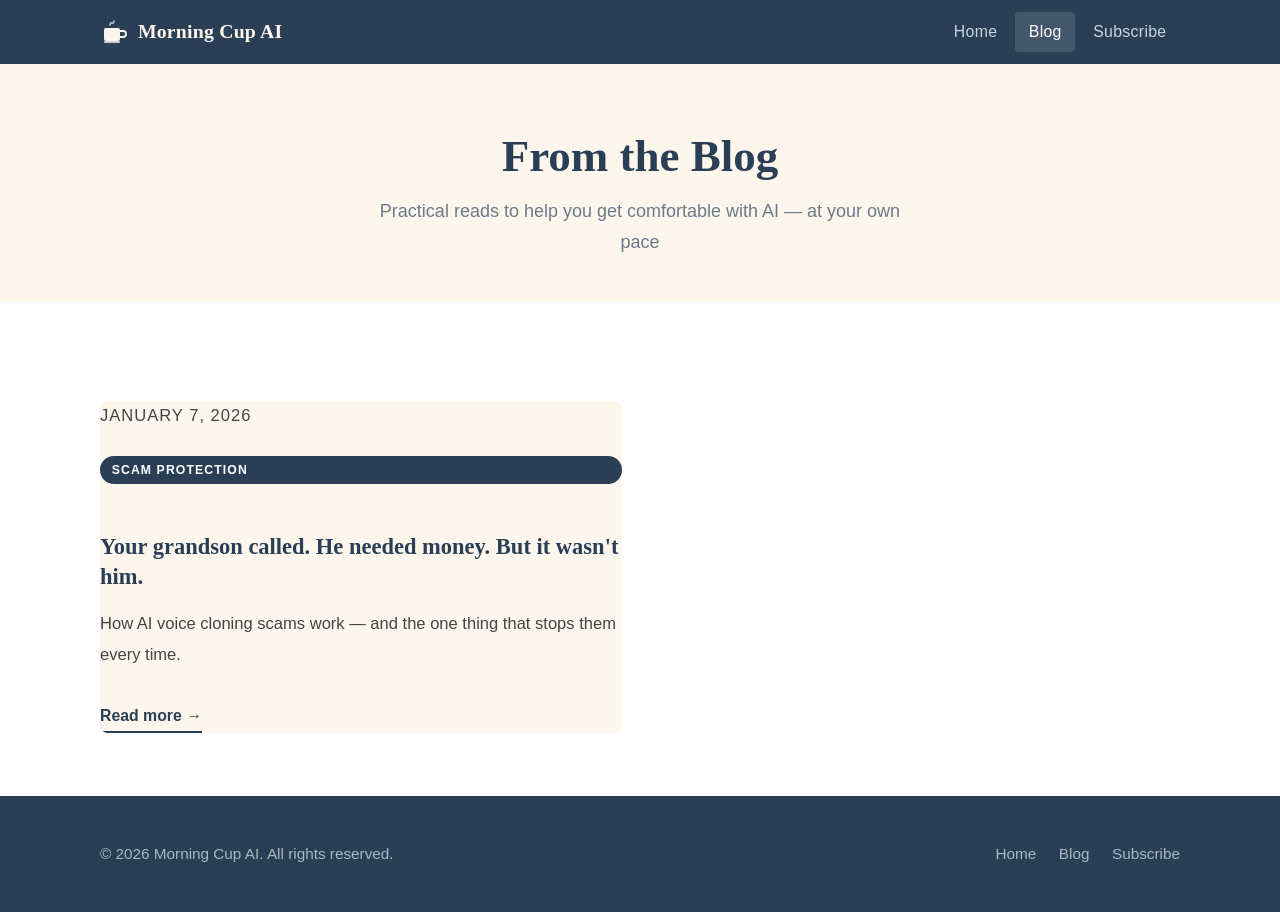
<file: blog.html>
<!DOCTYPE html>
<html lang="en">
<head>
  <meta charset="UTF-8" />
  <meta name="viewport" content="width=device-width, initial-scale=1.0" />
  <title>Blog — Morning Cup AI</title>
  <meta name="description" content="Plain-English articles about using AI in real life — written for adults who want practical guidance without the tech hype." />
  <link rel="stylesheet" href="style.css" />
</head>
<body>

  <!-- NAV -->
  <nav class="site-nav" aria-label="Main navigation">
    <div class="nav-inner">
      <a href="index.html" class="nav-brand" aria-label="Morning Cup AI home">
        <svg width="28" height="28" viewBox="0 0 28 28" fill="none" aria-hidden="true" xmlns="http://www.w3.org/2000/svg">
          <rect x="4" y="10" width="16" height="13" rx="2" fill="#FDF6EC" />
          <path d="M20 13h3a3 3 0 0 1 0 6h-3" stroke="#FDF6EC" stroke-width="1.8" fill="none" stroke-linecap="round"/>
          <rect x="4" y="23" width="16" height="2" rx="1" fill="#C8D4DF" />
          <path d="M10 7 Q10.5 4 12 5 Q13.5 6 14 3" stroke="#C8D4DF" stroke-width="1.5" fill="none" stroke-linecap="round"/>
        </svg>
        Morning Cup AI
      </a>
      <ul class="nav-links">
        <li><a href="index.html">Home</a></li>
        <li><a href="blog.html" class="active">Blog</a></li>
        <li><a href="subscribe.html">Subscribe</a></li>
      </ul>
    </div>
  </nav>

  <!-- PAGE HEADER -->
  <header class="page-header">
    <h1>From the Blog</h1>
    <p>Practical reads to help you get comfortable with AI — at your own pace</p>
  </header>

  <!-- BLOG GRID -->
  <main class="blog-section">
    <div class="blog-inner">
      <div class="blog-grid">

        <!-- Post: Voice Cloning Scam -->
        <article class="blog-card">
          <p class="blog-card-date">January 7, 2026</p>
          <span class="blog-card-pillar">Scam Protection</span>
          <h2>Your grandson called. He needed money. But it wasn't him.</h2>
          <p>How AI voice cloning scams work — and the one thing that stops them every time.</p>
          <a href="voice-cloning-scam.html" class="read-more">Read more &rarr;</a>
        </article>

      </div>
    </div>
  </main>

  <!-- FOOTER -->
  <footer class="site-footer">
    <div class="footer-inner">
      <span class="footer-copy">&copy; 2026 Morning Cup AI. All rights reserved.</span>
      <ul class="footer-links">
        <li><a href="index.html">Home</a></li>
        <li><a href="blog.html">Blog</a></li>
        <li><a href="subscribe.html">Subscribe</a></li>
      </ul>
    </div>
  </footer>

</body>
</html>
</file>
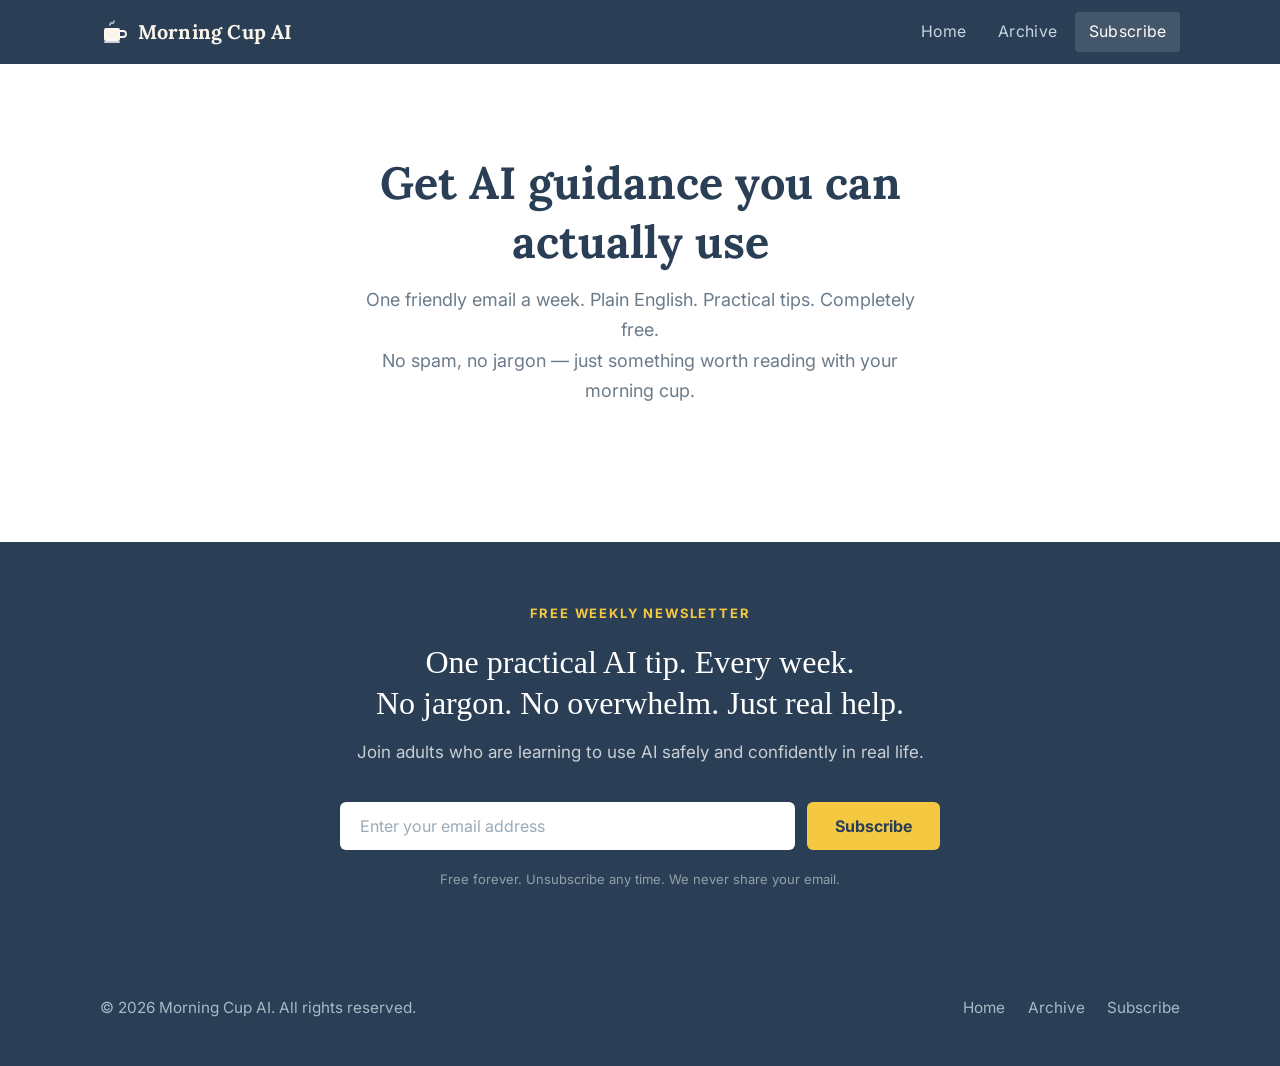
<file: subscribe.html>
<!DOCTYPE html>
<html lang="en">
<head>
  <meta charset="UTF-8" />
  <link rel="icon" href="/favicon.svg" type="image/svg+xml">
  <link rel="apple-touch-icon" href="/apple-touch-icon.svg">
  <meta name="viewport" content="width=device-width, initial-scale=1.0" />
  <title>Subscribe — Morning Cup AI</title>
  <meta name="description" content="Sign up for Morning Cup AI — free weekly tips helping adults 55+ use AI confidently in real life." />
  <link rel="preconnect" href="https://fonts.googleapis.com" />
  <link rel="preconnect" href="https://fonts.gstatic.com" crossorigin />
  <link href="https://fonts.googleapis.com/css2?family=Lora:ital,wght@0,400;0,600;0,700;1,400&family=Inter:wght@400;500;600&display=swap" rel="stylesheet" />
  <link rel="stylesheet" href="style.css" />
</head>
<body>

  <!-- NAV -->
  <nav class="site-nav" aria-label="Main navigation">
    <div class="nav-inner">
      <a href="/home" class="nav-brand" aria-label="Morning Cup AI home">
        <svg width="28" height="28" viewBox="0 0 28 28" fill="none" aria-hidden="true" xmlns="http://www.w3.org/2000/svg">
          <rect x="4" y="10" width="16" height="13" rx="2" fill="#FDF6EC" />
          <path d="M20 13h3a3 3 0 0 1 0 6h-3" stroke="#FDF6EC" stroke-width="1.8" fill="none" stroke-linecap="round"/>
          <rect x="4" y="23" width="16" height="2" rx="1" fill="#C8D4DF" />
          <path d="M10 7 Q10.5 4 12 5 Q13.5 6 14 3" stroke="#C8D4DF" stroke-width="1.5" fill="none" stroke-linecap="round"/>
        </svg>
        Morning Cup AI
      </a>
      <ul class="nav-links">
        <li><a href="/home">Home</a></li>
        <li><a href="archive.html">Archive</a></li>
        <li><a href="subscribe.html" class="active">Subscribe</a></li>
      </ul>
    </div>
  </nav>

  <!-- SUBSCRIBE SECTION -->
  <main class="subscribe-section">
    <div class="subscribe-inner">
      <h1>Get AI guidance you can actually use</h1>
      <p class="sub-tagline">One friendly email a week. Plain English. Practical tips. Completely free.<br>No spam, no jargon — just something worth reading with your morning cup.</p>

      <div class="subscribe-form">
        <script async src="https://subscribe-forms.beehiiv.com/v3/loader.js" data-beehiiv-form="33f11184-4187-438a-ae10-380ac4d7e57f"></script>
      </div>

    </div>
  </main>

  <!-- SUBSCRIBE CTA -->
  <section class="subscribe-cta">
    <div class="subscribe-cta-inner">
      <span class="subscribe-cta-eyebrow">Free Weekly Newsletter</span>
      <h2>One practical AI tip. Every week.<br>No jargon. No overwhelm. Just real help.</h2>
      <p class="subscribe-cta-sub">Join adults who are learning to use AI safely and confidently in real life.</p>
      <form class="subscribe-cta-form" action="subscribe.html">
        <input type="email" name="email" placeholder="Enter your email address" required>
        <button type="submit">Subscribe</button>
      </form>
      <p class="subscribe-cta-fine">Free forever. Unsubscribe any time. We never share your email.</p>
    </div>
  </section>

  <!-- FOOTER -->
  <footer class="site-footer">
    <div class="footer-inner">
      <span class="footer-copy">&copy; 2026 Morning Cup AI. All rights reserved.</span>
      <ul class="footer-links">
        <li><a href="/home">Home</a></li>
        <li><a href="archive.html">Archive</a></li>
        <li><a href="subscribe.html">Subscribe</a></li>
      </ul>
    </div>
  </footer>

  <script src="nav.js"></script>
</body>
</html>
</file>
<file: style.css>
/* ===========================
   Morning Cup AI — style.css
   =========================== */

:root {
  --navy:  #2A3F55;
  --cream: #FDF6EC;
  --slate: #6B7B8A;
  --white: #FFFFFF;
  --text:  #222222;
  --border: #D8D0C4;
  --radius: 8px;
  --max-w: 1080px;
}

*, *::before, *::after {
  box-sizing: border-box;
  margin: 0;
  padding: 0;
}

html {
  font-size: 18px;
  scroll-behavior: smooth;
}

body {
  font-family: "Inter", -apple-system, BlinkMacSystemFont, "Segoe UI", sans-serif;
  color: var(--text);
  background: var(--white);
  line-height: 1.7;
}

h1, h2, h3, h4 {
  font-family: "Lora", Georgia, serif;
  color: var(--navy);
  line-height: 1.3;
}

a {
  color: var(--navy);
  text-decoration: underline;
  text-underline-offset: 3px;
}

a:hover {
  color: var(--slate);
}

img {
  max-width: 100%;
  display: block;
}

/* ===========================
   NAV
   =========================== */

.site-nav {
  background: var(--navy);
  padding: 0 1.5rem;
  position: sticky;
  top: 0;
  z-index: 100;
  box-shadow: none;
  transition: box-shadow 0.25s ease;
}

.site-nav.nav-scrolled {
  box-shadow: 0 2px 12px rgba(0,0,0,0.25);
}

.nav-inner {
  max-width: var(--max-w);
  margin: 0 auto;
  display: flex;
  align-items: center;
  justify-content: space-between;
  height: 64px;
  gap: 1rem;
}

.nav-brand {
  display: flex;
  align-items: center;
  gap: 0.55rem;
  text-decoration: none;
  color: var(--cream);
  font-family: "Lora", Georgia, serif;
  font-size: 1.1rem;
  font-weight: bold;
  letter-spacing: 0.01em;
  white-space: nowrap;
  flex-shrink: 0;
}

.nav-brand:hover {
  color: var(--white);
}

.nav-brand svg {
  flex-shrink: 0;
}

.nav-links {
  display: flex;
  align-items: center;
  gap: 0.25rem;
  list-style: none;
}

.nav-links a {
  display: block;
  color: #C8D4DF;
  text-decoration: none;
  font-size: 0.88rem;
  padding: 0.35rem 0.75rem;
  border-radius: 4px;
  letter-spacing: 0.02em;
  transition: background 0.15s, color 0.15s;
}

.nav-links a:hover,
.nav-links a.active {
  background: rgba(255,255,255,0.12);
  color: var(--white);
}

/* ===========================
   HERO
   =========================== */

.hero {
  background: var(--cream);
  padding: 4rem 1.5rem 3rem;
  text-align: center;
}

.hero-inner {
  max-width: 740px;
  margin: 0 auto;
}

.hero-icon {
  display: block;
  margin: 0 auto 1.5rem;
}

.hero h1 {
  font-size: clamp(1.8rem, 4vw, 2.8rem);
  margin-bottom: 1.2rem;
  color: var(--navy);
}

.hero-sub {
  font-size: 1.05rem;
  color: var(--slate);
  max-width: 560px;
  margin: 0 auto 1.75rem;
}

.hero-fine {
  font-size: 0.8rem;
  color: var(--slate);
  margin-top: 0.75rem;
}

.wave-divider {
  background: var(--cream);
  line-height: 0;
  margin-bottom: -1px;
}

.wave-divider svg {
  width: 100%;
  height: 48px;
  display: block;
}

.btn {
  display: inline-block;
  background: var(--navy);
  color: var(--white);
  text-decoration: none;
  font-size: 0.95rem;
  padding: 0.75rem 1.8rem;
  border-radius: var(--radius);
  letter-spacing: 0.02em;
  transition: background 0.15s, transform 0.1s;
}

.btn:hover {
  background: var(--slate);
  color: var(--white);
  transform: translateY(-1px);
}

.btn-outline {
  background: transparent;
  border: 2px solid var(--navy);
  color: var(--navy);
}

.btn-outline:hover {
  background: var(--navy);
  color: var(--white);
}

/* ===========================
   BENEFITS SECTION
   =========================== */

.benefits {
  padding: 4rem 1.5rem;
  background: var(--white);
}

.benefits-inner {
  max-width: var(--max-w);
  margin: 0 auto;
}

.section-label {
  text-align: center;
  font-size: 0.8rem;
  text-transform: uppercase;
  letter-spacing: 0.1em;
  color: var(--slate);
  margin-bottom: 0.5rem;
}

.section-title {
  text-align: center;
  font-size: clamp(1.4rem, 3vw, 2rem);
  margin-bottom: 2.5rem;
}

.benefits-grid {
  display: grid;
  grid-template-columns: repeat(3, 1fr);
  gap: 2rem;
}

.benefit-card {
  background: var(--cream);
  border-radius: var(--radius);
  padding: 2rem 1.5rem;
  text-align: center;
}

.benefit-icon {
  font-size: 2rem;
  margin-bottom: 0.8rem;
}

.benefit-card h3 {
  font-size: 1.15rem;
  margin-bottom: 0.6rem;
}

.benefit-card p {
  font-size: 0.92rem;
  color: var(--slate);
  line-height: 1.6;
}

/* ===========================
   SIGNUP / EMBED SECTION
   =========================== */

.signup-section {
  background: var(--cream);
  padding: 4rem 1.5rem;
  text-align: center;
}

.signup-inner {
  max-width: 620px;
  margin: 0 auto;
}

.signup-section h2 {
  font-size: clamp(1.4rem, 3vw, 2rem);
  margin-bottom: 0.75rem;
}

.signup-section p {
  color: var(--slate);
  margin-bottom: 2rem;
}

.subscribe-form {
  max-width: 480px;
  margin: 0 auto;
}


/* ===========================
   FOOTER
   =========================== */

.site-footer {
  background: var(--navy);
  color: #A8B8C4;
  padding: 2.5rem 1.5rem;
  font-size: 0.85rem;
}

.footer-inner {
  max-width: var(--max-w);
  margin: 0 auto;
  display: flex;
  flex-wrap: wrap;
  align-items: center;
  justify-content: space-between;
  gap: 1rem;
}

.footer-copy {
  color: #A8B8C4;
}

.footer-links {
  display: flex;
  gap: 1.25rem;
  list-style: none;
}

.footer-links a {
  color: #A8B8C4;
  text-decoration: none;
  transition: color 0.15s;
}

.footer-links a:hover {
  color: var(--white);
}

/* ===========================
   PAGE HEADER (interior pages)
   =========================== */

.page-header {
  background: var(--cream);
  padding: 3.5rem 1.5rem 2.5rem;
  text-align: center;
}

.page-header h1 {
  font-size: clamp(1.8rem, 4vw, 2.5rem);
  margin-bottom: 0.6rem;
}

.page-header p {
  color: var(--slate);
  max-width: 540px;
  margin: 0 auto;
}

/* ===========================
   ABOUT PAGE
   =========================== */

.about-content {
  max-width: 720px;
  margin: 0 auto;
  padding: 3.5rem 1.5rem;
}

.about-content h2 {
  font-size: 1.5rem;
  margin-top: 2.5rem;
  margin-bottom: 0.6rem;
}

.about-content p {
  margin-bottom: 1.2rem;
  color: #333;
}

.about-cta {
  background: var(--cream);
  border-radius: var(--radius);
  padding: 2rem 1.5rem;
  text-align: center;
  margin-top: 3rem;
}

.about-cta h2 {
  margin-bottom: 0.75rem;
}

.about-cta p {
  color: var(--slate);
  margin-bottom: 1.25rem;
}

/* ===========================
   FEATURED POSTS (home page)
   =========================== */

.featured-section {
  padding: 3rem 1.5rem;
  background: var(--white);
}

.featured-header {
  max-width: var(--max-w);
  margin: 0 auto 1.5rem;
  display: flex;
  align-items: center;
  justify-content: space-between;
}

.featured-header .section-label {
  margin: 0;
  text-align: left;
}

.featured-all {
  font-size: 0.85rem;
  font-weight: 600;
  color: var(--navy);
  text-decoration: none;
  border-bottom: 2px solid var(--navy);
  padding-bottom: 1px;
  white-space: nowrap;
  transition: color 0.15s, border-color 0.15s;
}

.featured-all:hover {
  color: var(--slate);
  border-color: var(--slate);
}

.featured-scroll {
  max-width: var(--max-w);
  margin: 0 auto;
  display: flex;
  gap: 1.5rem;
  overflow-x: auto;
  padding-bottom: 0.75rem;
  scrollbar-width: thin;
  scrollbar-color: var(--border) transparent;
  -webkit-overflow-scrolling: touch;
}

.featured-scroll::-webkit-scrollbar {
  height: 4px;
}

.featured-scroll::-webkit-scrollbar-track {
  background: transparent;
}

.featured-scroll::-webkit-scrollbar-thumb {
  background: var(--border);
  border-radius: 2px;
}

.featured-card {
  min-width: 300px;
  max-width: 340px;
  flex-shrink: 0;
}

/* ===========================
   BLOG PAGE
   =========================== */

.blog-section {
  padding: 3.5rem 1.5rem;
}

.blog-inner {
  max-width: var(--max-w);
  margin: 0 auto;
}

.blog-grid {
  display: grid;
  grid-template-columns: repeat(2, 1fr);
  gap: 2rem;
  margin-top: 2rem;
}

.blog-card {
  background: var(--cream);
  border-radius: var(--radius);
  overflow: hidden;
  display: flex;
  flex-direction: column;
  gap: 0;
  transition: box-shadow 0.2s;
}

.blog-card:hover {
  box-shadow: 0 4px 16px rgba(42,63,85,0.1);
}

.blog-card-thumb {
  width: 100%;
  height: 200px;
  object-fit: cover;
  border-radius: var(--radius) var(--radius) 0 0;
  flex-shrink: 0;
  display: block;
  background: linear-gradient(135deg, #2A3F55 0%, #4A6B8A 50%, #6B7B8A 100%);
}

.related-grid .blog-card-thumb {
  height: 180px;
}

.post-hero-img {
  width: 100%;
  height: 400px;
  object-fit: cover;
  display: block;
}

.blog-card-body {
  padding: 1.25rem 1.5rem 1.5rem;
  display: flex;
  flex-direction: column;
  gap: 0.55rem;
  flex: 1;
}

.blog-card-date {
  font-size: 0.8rem;
  color: var(--slate);
  text-transform: uppercase;
  letter-spacing: 0.06em;
}

.blog-card-pillar {
  display: inline-block;
  background: var(--navy);
  color: var(--white);
  font-size: 0.68rem;
  font-weight: 700;
  letter-spacing: 0.09em;
  text-transform: uppercase;
  padding: 0.2rem 0.65rem;
  border-radius: 20px;
}

.blog-card h2 {
  font-size: 1.25rem;
  line-height: 1.35;
}

.blog-card h2 a {
  color: inherit;
  text-decoration: none;
}
.blog-card h2 a:hover {
  text-decoration: underline;
}

.blog-card p {
  font-size: 0.92rem;
  color: #444;
  flex: 1;
}

.blog-card .read-more {
  display: inline-block;
  margin-top: 0.5rem;
  font-size: 0.88rem;
  font-weight: 600;
  color: var(--navy);
  text-decoration: none;
  border-bottom: 2px solid var(--navy);
  padding-bottom: 1px;
  align-self: flex-start;
  transition: color 0.15s, border-color 0.15s;
}

.blog-card .read-more:hover {
  color: var(--slate);
  border-color: var(--slate);
}

.blog-coming-soon {
  margin-top: 2rem;
  padding: 3rem 2rem;
  background: var(--cream);
  border-radius: var(--radius);
  text-align: center;
}

.blog-coming-soon-icon {
  font-size: 2.5rem;
  margin-bottom: 1rem;
}

.blog-coming-soon h2 {
  font-size: 1.5rem;
  color: var(--navy);
  margin-bottom: 0.75rem;
}

.blog-coming-soon p {
  color: #444;
  font-size: 0.95rem;
  max-width: 480px;
  margin: 0 auto;
}

.blog-coming-soon a {
  color: var(--navy);
  font-weight: 600;
}

/* ===========================
   PROMPT COMPONENT
   =========================== */

.prompt-component {
  background: #F0F7FF;
  border: 2px solid #2A3F55;
  border-left: 5px solid #2A3F55;
  border-radius: 8px;
  padding: 28px;
  margin: 40px 0;
  box-sizing: border-box;
}

.prompt-component-header {
  display: flex;
  justify-content: space-between;
  align-items: center;
  gap: 1rem;
}

.prompt-component-label {
  font-size: 11px;
  font-weight: 700;
  letter-spacing: 2px;
  text-transform: uppercase;
  color: #2A3F55;
}

.prompt-copy-btn {
  font-family: 'Inter', sans-serif;
  font-size: 13px;
  font-weight: 600;
  background: #2A3F55;
  color: #fff;
  padding: 8px 16px;
  border-radius: 6px;
  border: none;
  cursor: pointer;
  white-space: nowrap;
  transition: background 0.15s;
  flex-shrink: 0;
}

.prompt-copy-btn:hover {
  background: #3a5570;
}

.prompt-component-intro {
  font-size: 15px;
  color: #6B7B8A;
  margin: 12px 0 0;
  font-style: italic;
  line-height: 1.5;
}

.prompt-component-text {
  background: #fff;
  border: 1px solid #D1E0EE;
  border-radius: 6px;
  padding: 20px;
  font-family: Georgia, serif;
  font-size: 16px;
  line-height: 1.8;
  color: #1A2E3B;
  margin-top: 16px;
  user-select: text;
}

/* ===========================
   ARTICLE TYPOGRAPHY
   =========================== */

article p {
  margin-bottom: 24px;
  line-height: 1.85;
  font-size: 18px;
}

article h2 {
  margin-top: 48px;
  margin-bottom: 16px;
  font-size: 22px;
  color: #2A3F55;
}

article ul,
article ol {
  margin-bottom: 28px;
  padding-left: 24px;
  line-height: 2;
  font-size: 18px;
}

article li {
  margin-bottom: 8px;
}

/* ===========================
   SUBSCRIBE PAGE
   =========================== */

.subscribe-section {
  padding: 5rem 1.5rem;
  text-align: center;
}

.subscribe-inner {
  max-width: 580px;
  margin: 0 auto;
}

.subscribe-inner h1 {
  font-size: clamp(1.8rem, 4vw, 2.5rem);
  margin-bottom: 0.75rem;
}

.subscribe-inner .sub-tagline {
  color: var(--slate);
  margin-bottom: 2.5rem;
  font-size: 1rem;
}

/* ===========================
   SUBSCRIBE CTA BANNER
   =========================== */

.subscribe-cta {
  background: #2A3F55;
  width: 100%;
  box-sizing: border-box;
  overflow: hidden;
  margin: 0;
  padding: 60px 24px;
  text-align: center;
}

.subscribe-cta-inner {
  max-width: 600px;
  width: 100%;
  box-sizing: border-box;
  margin: 0 auto;
  text-align: center;
}

.subscribe-cta-eyebrow {
  display: block;
  font-size: 0.72rem;
  font-weight: 700;
  letter-spacing: 0.14em;
  text-transform: uppercase;
  color: #F5C842;
  margin-bottom: 1rem;
  font-family: 'Inter', sans-serif;
}

.subscribe-cta h2 {
  font-family: Georgia, 'Times New Roman', serif;
  font-size: 32px;
  font-weight: normal;
  line-height: 1.3;
  color: #fff;
  margin-bottom: 0.75rem;
}

.subscribe-cta-sub {
  font-size: 17px;
  color: rgba(255,255,255,0.75);
  line-height: 1.6;
  margin-bottom: 2rem;
}

.subscribe-cta-form {
  display: flex;
  gap: 12px;
  justify-content: center;
  flex-wrap: wrap;
  width: 100%;
  box-sizing: border-box;
}

.subscribe-cta-form input[type="email"] {
  flex: 1 1 260px;
  padding: 14px 20px;
  font-size: 16px;
  font-family: 'Inter', sans-serif;
  background: #fff;
  color: #2A3F55;
  border: none;
  border-radius: 6px;
  outline: none;
}

.subscribe-cta-form input[type="email"]::placeholder {
  color: #9BAAB8;
}

.subscribe-cta-form button {
  padding: 14px 28px;
  font-size: 16px;
  font-weight: 700;
  font-family: 'Inter', sans-serif;
  background: #F5C842;
  color: #2A3F55;
  border: none;
  border-radius: 6px;
  cursor: pointer;
  white-space: nowrap;
  transition: background 0.15s;
}

.subscribe-cta-form button:hover {
  background: #e6b82e;
}

.subscribe-cta-fine {
  margin-top: 1rem;
  font-size: 13px;
  color: rgba(255,255,255,0.5);
}

.subscribe-cta-inner iframe,
.subscribe-cta-inner > div {
  display: block !important;
  margin-left: auto !important;
  margin-right: auto !important;
  max-width: 100% !important;
}

@media (max-width: 540px) {
  .subscribe-cta-form input[type="email"],
  .subscribe-cta-form button {
    flex: 1 1 100%;
  }
}

/* ===========================
   UTILITY
   =========================== */

.sr-only {
  position: absolute;
  width: 1px;
  height: 1px;
  overflow: hidden;
  clip: rect(0,0,0,0);
  white-space: nowrap;
}

/* ===========================
   RESPONSIVE
   =========================== */

@media (max-width: 700px) {
  html { font-size: 16px; }

  .nav-inner { height: 56px; }

  .nav-links a {
    font-size: 0.82rem;
    padding: 0.3rem 0.55rem;
  }

  .benefits-grid {
    grid-template-columns: 1fr;
    gap: 1.25rem;
  }

  .blog-grid {
    grid-template-columns: 1fr;
  }

  .footer-inner {
    flex-direction: column;
    text-align: center;
  }

  .footer-links {
    justify-content: center;
  }

  .hero { padding: 3.5rem 1.25rem 3rem; }
}
</file>
